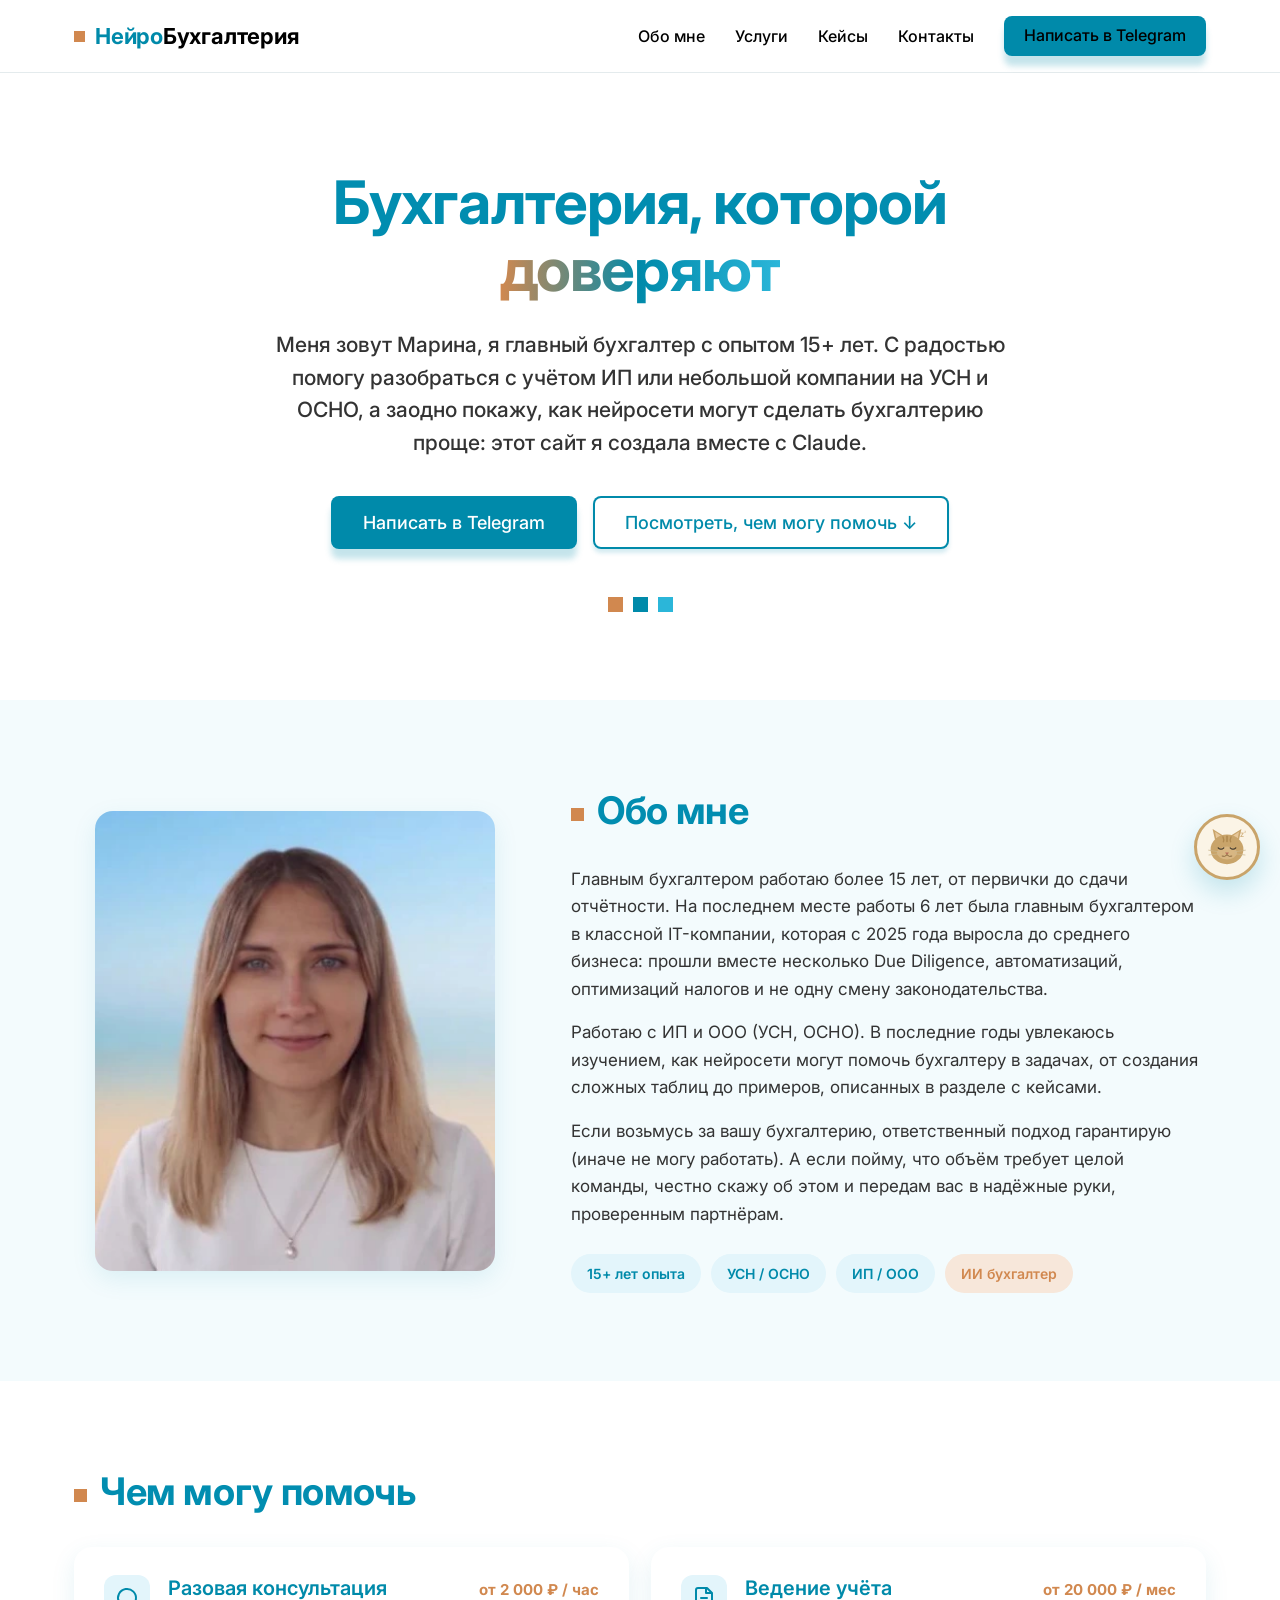
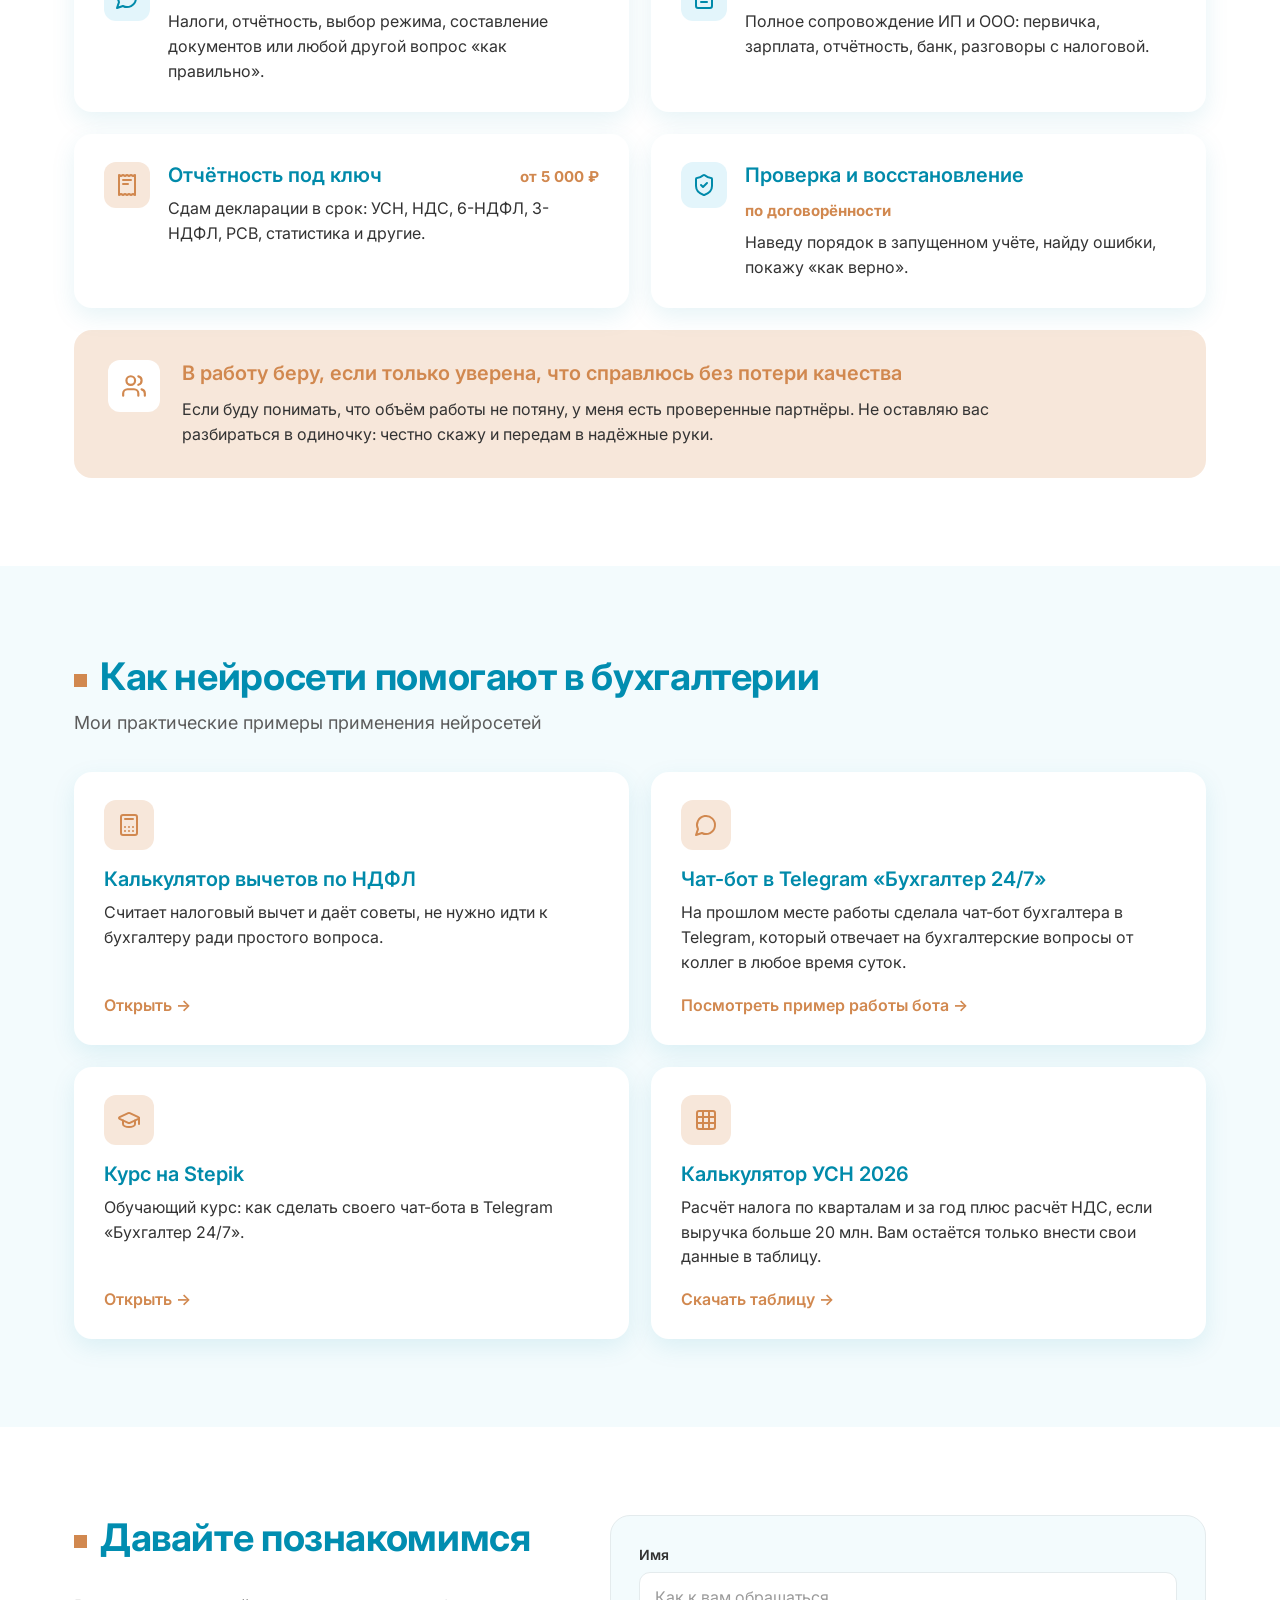
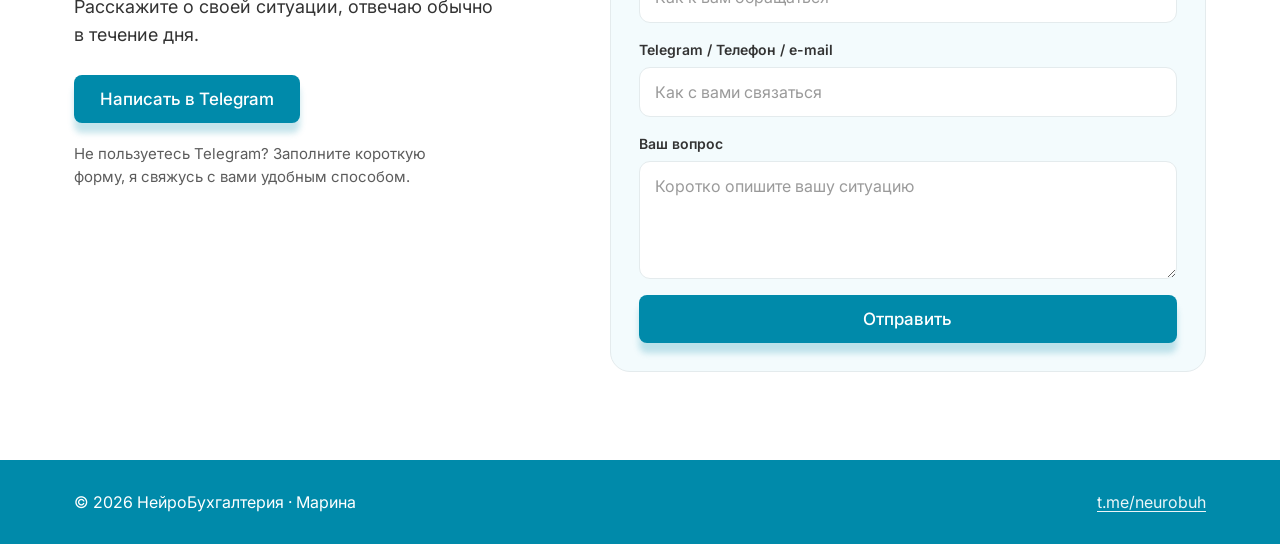
<file: index.html>
<!DOCTYPE html>
<html lang="ru">
<head>
<meta charset="utf-8">
<meta name="viewport" content="width=device-width, initial-scale=1">
<title>НейроБухгалтерия — Марина, главный бухгалтер для ИП и ООО</title>
<meta name="description" content="Бухгалтерия для ИП и малого бизнеса: консультации, ведение учёта, отчётность под ключ. 15+ лет опыта, УСН и ОСНО. И примеры того, как нейросети помогают бухгалтеру.">
<meta name="theme-color" content="#008AAA">
<link rel="canonical" href="https://neurobuh.ru/">

<meta property="og:type" content="website">
<meta property="og:locale" content="ru_RU">
<meta property="og:site_name" content="НейроБухгалтерия">
<meta property="og:title" content="НейроБухгалтерия — Марина, главный бухгалтер для ИП и ООО">
<meta property="og:description" content="Консультации, ведение учёта и отчётность для ИП и малого бизнеса. 15+ лет опыта, УСН и ОСНО. Плюс кейсы применения нейросетей в бухгалтерии.">
<meta property="og:image" content="assets/portrait.jpg">
<meta name="twitter:card" content="summary_large_image">

<link rel="icon" href="assets/favicon.svg" type="image/svg+xml">
<link rel="preconnect" href="https://fonts.googleapis.com">
<link rel="preconnect" href="https://fonts.gstatic.com" crossorigin>
<link href="https://fonts.googleapis.com/css2?family=Inter:wght@400;500;600;700&display=swap" rel="stylesheet">
<link rel="stylesheet" href="styles.css">
</head>
<body>

<a class="skip-link" href="#main">Перейти к содержимому</a>

<header class="site-header">
  <div class="container header-inner">
    <a class="wordmark" href="#top" aria-label="НейроБухгалтерия, на главную">
      <span class="wordmark__mark" aria-hidden="true"></span>
      <span class="wordmark__text"><span class="wordmark__neuro">Нейро</span><span class="wordmark__buh">Бухгалтерия</span></span>
    </a>

    <button class="burger" type="button" aria-label="Меню" aria-expanded="false" aria-controls="nav">
      <span></span><span></span><span></span>
    </button>

    <nav class="nav" id="nav">
      <a href="#about">Обо мне</a>
      <a href="#services">Услуги</a>
      <a href="#cases">Кейсы</a>
      <a href="#contacts">Контакты</a>
      <a class="btn btn--primary btn--sm nav__cta" href="https://t.me/marina_neurobuh" target="_blank" rel="noopener">Написать в Telegram</a>
    </nav>
  </div>
</header>

<main id="main">

  <!-- HERO -->
  <section class="hero" id="top">
    <div class="container hero__inner">
      <h1 class="hero__title">Бухгалтерия, которой <span class="grad">доверяют</span></h1>
      <p class="hero__lead">Меня зовут Марина, я главный бухгалтер с опытом 15+ лет. С радостью помогу разобраться с учётом ИП или небольшой компании на УСН и ОСНО, а заодно покажу, как нейросети могут сделать бухгалтерию проще: этот сайт я создала вместе с Claude.</p>
      <div class="hero__actions">
        <a class="btn btn--primary btn--lg" href="https://t.me/marina_neurobuh" target="_blank" rel="noopener">Написать в Telegram</a>
        <a class="btn btn--secondary btn--lg" href="#services">Посмотреть, чем могу помочь ↓</a>
      </div>
      <div class="blocks" aria-hidden="true">
        <span class="blocks__b blocks__b--terracotta"></span>
        <span class="blocks__b blocks__b--teal"></span>
        <span class="blocks__b blocks__b--cyan"></span>
      </div>
    </div>
  </section>

  <!-- ABOUT -->
  <section class="about section section--wash" id="about">
    <div class="container about__inner">
      <div class="about__photo">
        <picture class="about__frame">
          <source srcset="assets/portrait.webp" type="image/webp">
          <img src="assets/portrait.jpg" width="388" height="446" alt="Марина, главный бухгалтер" loading="lazy" decoding="async">
        </picture>
      </div>
      <div class="about__text">
        <h2 class="h2"><span class="h2__mark" aria-hidden="true"></span>Обо мне</h2>
        <p>Главным бухгалтером работаю более 15 лет, от первички до сдачи отчётности. На последнем месте работы 6 лет была главным бухгалтером в классной IT-компании, которая с 2025 года выросла до среднего бизнеса: прошли вместе несколько Due Diligence, автоматизаций, оптимизаций налогов и не одну смену законодательства.</p>
        <p>Работаю с ИП и ООО (УСН, ОСНО). В последние годы увлекаюсь изучением, как нейросети могут помочь бухгалтеру в задачах, от создания сложных таблиц до примеров, описанных в разделе с кейсами.</p>
        <p>Если возьмусь за вашу бухгалтерию, ответственный подход гарантирую (иначе не могу работать). А если пойму, что объём требует целой команды, честно скажу об этом и передам вас в надёжные руки, проверенным партнёрам.</p>
        <ul class="chips">
          <li class="chip">15+ лет опыта</li>
          <li class="chip">УСН / ОСНО</li>
          <li class="chip">ИП / ООО</li>
          <li class="chip chip--accent">ИИ бухгалтер</li>
        </ul>
      </div>
    </div>
  </section>

  <!-- SERVICES -->
  <section class="section" id="services">
    <div class="container">
      <h2 class="h2"><span class="h2__mark" aria-hidden="true"></span>Чем могу помочь</h2>

      <div class="grid grid--2">
        <article class="card card--row">
          <span class="ic ic--teal" aria-hidden="true">
            <svg viewBox="0 0 24 24" fill="none" stroke="currentColor" stroke-width="2" stroke-linecap="round" stroke-linejoin="round"><path d="M7.9 20A9 9 0 1 0 4 16.1L2 22Z"/></svg>
          </span>
          <div>
            <div class="card__head">
              <h3 class="card__title">Разовая консультация</h3>
              <span class="price">от 2 000 ₽ / час</span>
            </div>
            <p class="card__text">Налоги, отчётность, выбор режима, составление документов или любой другой вопрос «как правильно».</p>
          </div>
        </article>

        <article class="card card--row">
          <span class="ic ic--teal" aria-hidden="true">
            <svg viewBox="0 0 24 24" fill="none" stroke="currentColor" stroke-width="2" stroke-linecap="round" stroke-linejoin="round"><path d="M15 2H6a2 2 0 0 0-2 2v16a2 2 0 0 0 2 2h12a2 2 0 0 0 2-2V7Z"/><path d="M14 2v5h5"/><path d="M9 12h6"/><path d="M9 16h6"/></svg>
          </span>
          <div>
            <div class="card__head">
              <h3 class="card__title">Ведение учёта</h3>
              <span class="price">от 20 000 ₽ / мес</span>
            </div>
            <p class="card__text">Полное сопровождение ИП и ООО: первичка, зарплата, отчётность, банк, разговоры с налоговой.</p>
          </div>
        </article>

        <article class="card card--row">
          <span class="ic ic--terracotta" aria-hidden="true">
            <svg viewBox="0 0 24 24" fill="none" stroke="currentColor" stroke-width="2" stroke-linecap="round" stroke-linejoin="round"><path d="M4 2v20l2-1 2 1 2-1 2 1 2-1 2 1 2-1 2 1V2l-2 1-2-1-2 1-2-1-2 1-2-1-2 1Z"/><path d="M8 7h8"/><path d="M8 11h5"/></svg>
          </span>
          <div>
            <div class="card__head">
              <h3 class="card__title">Отчётность под ключ</h3>
              <span class="price">от 5 000 ₽</span>
            </div>
            <p class="card__text">Сдам декларации в срок: УСН, НДС, 6-НДФЛ, 3-НДФЛ, РСВ, статистика и другие.</p>
          </div>
        </article>

        <article class="card card--row">
          <span class="ic ic--teal" aria-hidden="true">
            <svg viewBox="0 0 24 24" fill="none" stroke="currentColor" stroke-width="2" stroke-linecap="round" stroke-linejoin="round"><path d="M20 13c0 5-3.5 7.5-7.66 8.95a1 1 0 0 1-.67-.01C7.5 20.5 4 18 4 13V6a1 1 0 0 1 1-1c2 0 4.5-1.2 6.24-2.72a1.17 1.17 0 0 1 1.52 0C14.51 3.81 17 5 19 5a1 1 0 0 1 1 1Z"/><path d="m9 12 2 2 4-4"/></svg>
          </span>
          <div>
            <div class="card__head">
              <h3 class="card__title">Проверка и восстановление</h3>
              <span class="price">по договорённости</span>
            </div>
            <p class="card__text">Наведу порядок в запущенном учёте, найду ошибки, покажу «как верно».</p>
          </div>
        </article>
      </div>

      <div class="honest">
        <span class="ic ic--white" aria-hidden="true">
          <svg viewBox="0 0 24 24" fill="none" stroke="currentColor" stroke-width="2" stroke-linecap="round" stroke-linejoin="round"><path d="M16 21v-2a4 4 0 0 0-4-4H6a4 4 0 0 0-4 4v2"/><circle cx="9" cy="7" r="4"/><path d="M22 21v-2a4 4 0 0 0-3-3.87"/><path d="M16 3.13a4 4 0 0 1 0 7.75"/></svg>
        </span>
        <div>
          <h3 class="honest__title">В работу беру, если только уверена, что справлюсь без потери качества</h3>
          <p class="honest__text">Если буду понимать, что объём работы не потяну, у меня есть проверенные партнёры. Не оставляю вас разбираться в одиночку: честно скажу и передам в надёжные руки.</p>
        </div>
      </div>
    </div>
  </section>

  <!-- CASES -->
  <section class="section section--wash" id="cases">
    <div class="container">
      <h2 class="h2"><span class="h2__mark" aria-hidden="true"></span>Как нейросети помогают в бухгалтерии</h2>
      <p class="section__lead">Мои практические примеры применения нейросетей</p>

      <div class="grid grid--2">
        <article class="card card--col">
          <span class="ic ic--terracotta" aria-hidden="true">
            <svg viewBox="0 0 24 24" fill="none" stroke="currentColor" stroke-width="2" stroke-linecap="round" stroke-linejoin="round"><rect width="16" height="20" x="4" y="2" rx="2"/><line x1="8" x2="16" y1="6" y2="6"/><line x1="8" x2="8" y1="14" y2="14"/><line x1="12" x2="12" y1="14" y2="14"/><line x1="16" x2="16" y1="14" y2="14"/><line x1="8" x2="8" y1="18" y2="18"/><line x1="12" x2="12" y1="18" y2="18"/><line x1="16" x2="16" y1="18" y2="18"/></svg>
          </span>
          <h3 class="card__title">Калькулятор вычетов по НДФЛ</h3>
          <p class="card__text">Считает налоговый вычет и даёт советы, не нужно идти к бухгалтеру ради простого вопроса.</p>
          <a class="card__link" href="https://neurobuh-collab.github.io/ndfl-gid-handoff/" target="_blank" rel="noopener">Открыть →</a>
        </article>

        <article class="card card--col">
          <span class="ic ic--terracotta" aria-hidden="true">
            <svg viewBox="0 0 24 24" fill="none" stroke="currentColor" stroke-width="2" stroke-linecap="round" stroke-linejoin="round"><path d="M7.9 20A9 9 0 1 0 4 16.1L2 22Z"/></svg>
          </span>
          <h3 class="card__title">Чат-бот в Telegram «Бухгалтер 24/7»</h3>
          <p class="card__text">На прошлом месте работы сделала чат-бот бухгалтера в Telegram, который отвечает на бухгалтерские вопросы от коллег в любое время суток.</p>
          <a class="card__link" href="https://t.me/NeuroBuh_bot" target="_blank" rel="noopener">Посмотреть пример работы бота →</a>
        </article>

        <article class="card card--col">
          <span class="ic ic--terracotta" aria-hidden="true">
            <svg viewBox="0 0 24 24" fill="none" stroke="currentColor" stroke-width="2" stroke-linecap="round" stroke-linejoin="round"><path d="M21.42 10.922a1 1 0 0 0-.019-1.838L12.83 5.18a2 2 0 0 0-1.66 0L2.6 9.08a1 1 0 0 0 0 1.832l8.57 3.908a2 2 0 0 0 1.66 0z"/><path d="M22 10v6"/><path d="M6 12.5V16a6 3 0 0 0 12 0v-3.5"/></svg>
          </span>
          <h3 class="card__title">Курс на Stepik</h3>
          <p class="card__text">Обучающий курс: как сделать своего чат-бота в Telegram «Бухгалтер 24/7».</p>
          <a class="card__link" href="https://stepik.org/course/256664/promo?referral=WzI1NjY2NCwxMTMzMTAwNDczLDE3ODIyOTc5ODUuODc0ODVd%3A1wcL7h%3A1njXVO4zltn_Mwl3Gec0pjJ9vZw" target="_blank" rel="noopener">Открыть →</a>
        </article>

        <article class="card card--col">
          <span class="ic ic--terracotta" aria-hidden="true">
            <svg viewBox="0 0 24 24" fill="none" stroke="currentColor" stroke-width="2" stroke-linecap="round" stroke-linejoin="round"><rect width="18" height="18" x="3" y="3" rx="2"/><path d="M3 9h18"/><path d="M3 15h18"/><path d="M9 3v18"/><path d="M15 3v18"/></svg>
          </span>
          <h3 class="card__title">Калькулятор УСН 2026</h3>
          <p class="card__text">Расчёт налога по кварталам и за год плюс расчёт НДС, если выручка больше 20 млн. Вам остаётся только внести свои данные в таблицу.</p>
          <a class="card__link" href="assets/USN_2026_calculator.xlsx" download>Скачать таблицу →</a>
        </article>
      </div>
    </div>
  </section>

  <!-- CONTACTS -->
  <section class="section contacts" id="contacts">
    <div class="container contacts__inner">
      <div>
        <h2 class="h2"><span class="h2__mark" aria-hidden="true"></span>Давайте познакомимся</h2>
        <p class="contacts__lead">Расскажите о своей ситуации, отвечаю обычно в течение дня.</p>
        <a class="btn btn--primary" href="https://t.me/marina_neurobuh" target="_blank" rel="noopener">Написать в Telegram</a>
        <p class="contacts__note">Не пользуетесь Telegram? Заполните короткую форму, я свяжусь с вами удобным способом.</p>
      </div>

      <div class="formbox">
        <form class="form" id="contact-form" action="https://formspree.io/f/ВАШ_ID" method="post" novalidate>
          <label class="field">
            <span class="field__label">Имя</span>
            <input class="field__input" type="text" name="name" required placeholder="Как к вам обращаться" autocomplete="name">
          </label>
          <label class="field">
            <span class="field__label">Telegram / Телефон / e-mail</span>
            <input class="field__input" type="text" name="contact" required placeholder="Как с вами связаться">
          </label>
          <label class="field">
            <span class="field__label">Ваш вопрос</span>
            <textarea class="field__input field__input--area" name="message" rows="4" placeholder="Коротко опишите вашу ситуацию"></textarea>
          </label>
          <p class="form__error" id="form-error" role="alert" hidden></p>
          <button class="btn btn--primary btn--block" type="submit">Отправить</button>
        </form>

        <div class="form-done" id="form-done" hidden>
          <span class="form-done__ic" aria-hidden="true">
            <svg viewBox="0 0 24 24" fill="none" stroke="currentColor" stroke-width="2.5" stroke-linecap="round" stroke-linejoin="round"><path d="M20 6 9 17l-5-5"/></svg>
          </span>
          <h3 class="form-done__title">Спасибо!</h3>
          <p class="form-done__text">Я получила ваше сообщение и отвечу в течение дня.</p>
        </div>
      </div>
    </div>
  </section>

</main>

<footer class="site-footer">
  <div class="container footer-inner">
    <span>© 2026 НейроБухгалтерия · Марина</span>
    <a href="https://t.me/neurobuh" target="_blank" rel="noopener">t.me/neurobuh</a>
  </div>
</footer>

<!-- Копейка -->
<div class="kopeyka" id="kopeyka" hidden></div>

<script type="application/ld+json">
{
  "@context": "https://schema.org",
  "@type": "ProfessionalService",
  "name": "НейроБухгалтерия",
  "description": "Бухгалтерское и налоговое сопровождение ИП и малого бизнеса: консультации, ведение учёта, отчётность.",
  "areaServed": "RU",
  "priceRange": "от 2000 ₽",
  "provider": {
    "@type": "Person",
    "name": "Марина",
    "jobTitle": "Главный бухгалтер",
    "sameAs": ["https://t.me/neurobuh"]
  }
}
</script>

<script src="script.js" defer></script>
</body>
</html>
</file>
<file: styles.css>
/* ============================================================
   НейроБухгалтерия — styles.css
   Токены перенесены из дизайн-системы (Inter, teal + terracotta)
   ============================================================ */

:root {
  /* Цвета */
  --teal-600: #008AAA;
  --teal-550: #018DB0;
  --cyan-500: #2BB6D9;
  --cyan-400: #3BBADB;
  --cyan-100: #E3F5FB;
  --cyan-050: #F3FBFD;
  --terracotta-500: #D1884F;
  --terracotta-100: #F7E7DA;
  --ink: #000;
  --ink-700: #333;
  --ink-500: #5C5C5C;
  --ink-300: #9A9A9A;
  --hairline: #E4EBED;
  --white: #fff;
  --cat-gold: #C9A46A;

  /* Типографика */
  --font-sans: 'Inter', -apple-system, BlinkMacSystemFont, 'Segoe UI', Roboto, Arial, sans-serif;

  /* Радиусы и тени */
  --radius-sm: 8px;
  --radius-md: 12px;
  --radius-lg: 18px;
  --radius-xl: 22px;
  --shadow-brand: 0 10px 6px rgba(0,138,170,.23);
  --shadow-brand-soft: 0 4px 4px rgba(0,138,170,.17);
  --shadow-card: 0 8px 24px rgba(0,138,170,.10);
  --shadow-lift: 0 14px 30px rgba(0,138,170,.18);

  /* Движение */
  --ease-out: cubic-bezier(.22,1,.36,1);
  --dur: 200ms;

  --header-h: 72px;
}

*, *::before, *::after { box-sizing: border-box; }

html {
  scroll-behavior: smooth;
  scroll-padding-top: calc(var(--header-h) + 16px);
  -webkit-text-size-adjust: 100%;
}

body {
  margin: 0;
  font-family: var(--font-sans);
  color: var(--ink);
  background: var(--white);
  line-height: 1.5;
  overflow-x: hidden;
}

img { max-width: 100%; display: block; }
a { color: var(--teal-600); text-decoration: none; transition: color var(--dur) var(--ease-out); }
a:hover { color: var(--terracotta-500); }

:focus-visible {
  outline: 3px solid var(--cyan-400);
  outline-offset: 2px;
  border-radius: 4px;
}

.skip-link {
  position: absolute; left: -9999px; top: 8px;
  background: var(--teal-600); color: #fff;
  padding: 10px 18px; border-radius: var(--radius-sm); z-index: 100;
}
.skip-link:focus { left: 12px; color: #fff; }

.container {
  max-width: 1180px;
  margin: 0 auto;
  padding: 0 24px;
}

/* ---------- Кнопки ---------- */
.btn {
  display: inline-flex;
  align-items: center;
  justify-content: center;
  gap: 10px;
  font: 500 17px/1.2 var(--font-sans);
  padding: 14px 26px;
  border: none;
  border-radius: var(--radius-sm);
  cursor: pointer;
  text-align: center;
  transition: transform var(--dur) var(--ease-out), box-shadow var(--dur) var(--ease-out), filter var(--dur) var(--ease-out);
}
.btn--primary {
  background: var(--teal-600);
  color: var(--white);
  box-shadow: var(--shadow-brand);
}
.btn--primary:hover { color: #fff; transform: translateY(-2px); filter: brightness(1.06); }
.btn--secondary {
  background: var(--white);
  color: var(--teal-600);
  box-shadow: inset 0 0 0 2px var(--teal-600), var(--shadow-brand-soft);
}
.btn--secondary:hover { color: var(--teal-600); transform: translateY(-2px); }
.btn--lg { font-size: 18px; padding: 16px 32px; }
.btn--sm { font-size: 16px; padding: 10px 20px; }
.btn--block { width: 100%; }
.btn:active { transform: translateY(0); }

/* ---------- Хедер ---------- */
.site-header {
  position: sticky;
  top: 0;
  z-index: 50;
  background: rgba(255,255,255,.92);
  backdrop-filter: blur(8px);
  border-bottom: 1px solid var(--hairline);
}
.header-inner {
  min-height: var(--header-h);
  display: flex;
  align-items: center;
  justify-content: space-between;
  gap: 24px;
}
.wordmark {
  display: inline-flex;
  align-items: center;
  gap: 10px;
  font-weight: 700;
  font-size: 22px;
  letter-spacing: -.01em;
  white-space: nowrap;
}
.wordmark:hover { color: inherit; }
.wordmark__mark { width: 11px; height: 11px; background: var(--terracotta-500); flex: none; }
.wordmark__neuro { color: var(--teal-600); }
.wordmark__buh { color: var(--ink); }

.nav {
  display: flex;
  align-items: center;
  gap: 30px;
  font-size: 16px;
}
.nav a { color: var(--ink); font-weight: 500; }
.nav a:hover { color: var(--terracotta-500); }
.nav__cta { color: #fff; }

.burger {
  display: none;
  flex-direction: column;
  justify-content: center;
  gap: 5px;
  width: 44px; height: 44px;
  padding: 0;
  background: none; border: none; cursor: pointer;
}
.burger span {
  display: block;
  height: 2px;
  width: 24px;
  margin: 0 auto;
  background: var(--teal-600);
  border-radius: 2px;
  transition: transform var(--dur) var(--ease-out), opacity var(--dur) var(--ease-out);
}
.burger[aria-expanded="true"] span:nth-child(1) { transform: translateY(7px) rotate(45deg); }
.burger[aria-expanded="true"] span:nth-child(2) { opacity: 0; }
.burger[aria-expanded="true"] span:nth-child(3) { transform: translateY(-7px) rotate(-45deg); }

/* ---------- Секции ---------- */
.section { padding: 88px 0; }
.section--wash { background: var(--cyan-050); }
.section__lead {
  font-size: 18px;
  color: var(--ink-500);
  margin: -22px 0 36px;
}
.h2 {
  font-weight: 700;
  font-size: clamp(27px, 4vw, 38px);
  line-height: 1.2;
  letter-spacing: -.01em;
  color: var(--teal-550);
  margin: 0 0 32px;
}
.h2__mark {
  display: inline-block;
  width: 13px; height: 13px;
  background: var(--terracotta-500);
  margin-right: 13px;
  vertical-align: middle;
}

/* ---------- Hero ---------- */
.hero { padding: 96px 0 88px; }
.hero__inner { max-width: 900px; text-align: center; }
.hero__title {
  font-weight: 700;
  font-size: clamp(34px, 6.2vw, 60px);
  line-height: 1.12;
  letter-spacing: -.015em;
  color: var(--teal-550);
  margin: 0 0 26px;
}
.grad {
  background: linear-gradient(90deg, var(--terracotta-500), var(--teal-600), var(--cyan-500));
  -webkit-background-clip: text;
  background-clip: text;
  -webkit-text-fill-color: transparent;
  color: transparent;
}
.hero__lead {
  font-weight: 500;
  font-size: clamp(17px, 2.2vw, 21px);
  line-height: 1.55;
  color: var(--ink-700);
  max-width: 760px;
  margin: 0 auto 36px;
}
.hero__actions {
  display: flex;
  gap: 16px;
  flex-wrap: wrap;
  justify-content: center;
}
.blocks { display: flex; gap: 10px; justify-content: center; margin-top: 48px; }
.blocks__b { width: 15px; height: 15px; }
.blocks__b--terracotta { background: var(--terracotta-500); }
.blocks__b--teal { background: var(--teal-600); }
.blocks__b--cyan { background: var(--cyan-500); }

/* ---------- Обо мне ---------- */
.about__inner {
  display: grid;
  grid-template-columns: .82fr 1.18fr;
  gap: 56px;
  align-items: center;
}
/* Рамка фото. Снимок уже скадрирован, поэтому приближение и сдвиги выключены.
   --zoom  крупность (1 = как есть, больше = ближе)
   --pos-x сдвиг по горизонтали, --pos-y по вертикали  */
.about__frame {
  --zoom: 1;
  --pos-x: 50%;
  --pos-y: 50%;
  display: block;
  width: 100%;
  max-width: 400px;
  aspect-ratio: 400 / 460;
  margin: 0 auto;
  overflow: hidden;
  border-radius: var(--radius-lg);
  box-shadow: var(--shadow-card);
}
.about__photo img {
  width: 100%;
  height: 100%;
  object-fit: cover;
  object-position: var(--pos-x) var(--pos-y);
  transform: scale(var(--zoom));
}
.about__text p {
  font-size: 17px;
  line-height: 1.62;
  color: var(--ink-700);
  margin: 0 0 16px;
}
.chips {
  display: flex;
  flex-wrap: wrap;
  gap: 10px;
  list-style: none;
  padding: 0;
  margin: 26px 0 0;
}
.chip {
  padding: 9px 16px;
  border-radius: 999px;
  background: var(--cyan-100);
  color: var(--teal-600);
  font-size: 14px;
  font-weight: 600;
}
.chip--accent { background: var(--terracotta-100); color: var(--terracotta-500); }

/* ---------- Карточки ---------- */
.grid { display: grid; gap: 22px; }
.grid--2 { grid-template-columns: repeat(2, 1fr); }

.card {
  background: var(--white);
  border-radius: var(--radius-lg);
  box-shadow: var(--shadow-card);
  padding: 28px 30px;
  transition: transform var(--dur) var(--ease-out), box-shadow var(--dur) var(--ease-out);
}
.card:hover { transform: translateY(-3px); box-shadow: var(--shadow-lift); }
.card--row { display: flex; gap: 18px; align-items: flex-start; }
.card--col { display: flex; flex-direction: column; }

.card__head {
  display: flex;
  align-items: baseline;
  justify-content: space-between;
  gap: 12px;
  margin-bottom: 8px;
  flex-wrap: wrap;
}
.card__title {
  font-size: 20px;
  font-weight: 600;
  color: var(--teal-600);
  margin: 0 0 8px;
  line-height: 1.3;
}
.card--row .card__title { margin: 0; }
.card__text {
  font-size: 16px;
  line-height: 1.55;
  color: var(--ink-700);
  margin: 0 0 18px;
  flex: 1;
}
.card--row .card__text { margin: 0; }
.card__link { font-size: 16px; font-weight: 600; color: var(--terracotta-500); }
.card__link:hover { color: var(--teal-600); }
.price {
  font-size: 15px;
  font-weight: 700;
  color: var(--terracotta-500);
  white-space: nowrap;
}

.ic {
  flex: none;
  width: 46px; height: 46px;
  border-radius: var(--radius-md);
  display: inline-flex;
  align-items: center;
  justify-content: center;
  margin-bottom: 0;
}
.card--col .ic { margin-bottom: 16px; width: 50px; height: 50px; }
.ic svg { width: 24px; height: 24px; }
.ic--teal { background: var(--cyan-100); color: var(--teal-600); }
.ic--terracotta { background: var(--terracotta-100); color: var(--terracotta-500); }
.ic--white { background: var(--white); color: var(--terracotta-500); width: 52px; height: 52px; }
.ic--white svg { width: 26px; height: 26px; }

/* ---------- Честный блок ---------- */
.honest {
  margin-top: 22px;
  background: var(--terracotta-100);
  border-radius: var(--radius-lg);
  padding: 30px 34px;
  display: flex;
  gap: 22px;
  align-items: flex-start;
}
.honest__title {
  font-size: 20px;
  font-weight: 600;
  color: var(--terracotta-500);
  margin: 0 0 10px;
  line-height: 1.35;
}
.honest__text {
  font-size: 16px;
  line-height: 1.6;
  color: var(--ink-700);
  margin: 0;
  max-width: 820px;
}

/* ---------- Контакты ---------- */
.contacts__inner {
  display: grid;
  grid-template-columns: .9fr 1.1fr;
  gap: 48px;
  align-items: start;
}
.contacts__lead {
  font-size: 18px;
  line-height: 1.55;
  color: var(--ink-700);
  margin: 0 0 26px;
  max-width: 420px;
}
.contacts__note {
  font-size: 15px;
  color: var(--ink-500);
  margin: 20px 0 0;
  max-width: 400px;
}
.formbox {
  background: var(--cyan-050);
  border: 1px solid var(--hairline);
  border-radius: 20px;
  padding: 28px;
}
.form { display: flex; flex-direction: column; gap: 16px; }
.field { display: flex; flex-direction: column; gap: 7px; }
.field__label { font-size: 14px; font-weight: 600; color: var(--ink-700); }
.field__input {
  width: 100%;
  padding: 13px 15px;
  border: 1.5px solid var(--hairline);
  border-radius: 11px;
  font: 400 16px/1.4 var(--font-sans);
  color: var(--ink);
  background: var(--white);
  outline: none;
  transition: border-color var(--dur) var(--ease-out);
}
.field__input:focus { border-color: var(--teal-600); }
.field__input::placeholder { color: var(--ink-300); }
.field__input--area { resize: vertical; min-height: 104px; }
.form__error {
  margin: 0;
  font-size: 14px;
  color: #C0392B;
}
.form-done { text-align: center; padding: 32px 12px; }
.form-done__ic {
  width: 60px; height: 60px;
  border-radius: 50%;
  background: var(--cyan-100);
  color: var(--teal-600);
  display: inline-flex;
  align-items: center;
  justify-content: center;
  margin-bottom: 16px;
}
.form-done__ic svg { width: 30px; height: 30px; }
.form-done__title { font-size: 22px; font-weight: 600; color: var(--teal-600); margin: 0 0 8px; }
.form-done__text { font-size: 16px; line-height: 1.55; color: var(--ink-700); margin: 0; }

/* ---------- Футер ---------- */
.site-footer {
  background: var(--teal-600);
  color: #fff;
  padding: 30px 0;
  font-size: 16px;
}
.footer-inner {
  display: flex;
  align-items: center;
  justify-content: space-between;
  gap: 16px;
  flex-wrap: wrap;
}
.site-footer a { color: #fff; opacity: .92; text-decoration: underline; text-underline-offset: 3px; }
.site-footer a:hover { color: #fff; opacity: 1; }

/* ============================================================
   Копейка — плавающий кот
   ============================================================ */
.kopeyka {
  position: fixed;
  right: 20px;
  bottom: 20px;
  z-index: 60;
  display: flex;
  flex-direction: column;
  align-items: flex-end;
  font-family: var(--font-sans);
}
.ko-bubble {
  position: relative;
  max-width: 210px;
  margin-bottom: 12px;
  background: #fff;
  color: #000;
  font-size: 14px;
  line-height: 1.35;
  padding: 10px 14px;
  border-radius: 15px;
  box-shadow: 0 10px 28px rgba(0,138,170,.18);
  animation: koPop 220ms var(--ease-out);
}
.ko-bubble::after {
  content: "";
  position: absolute;
  right: 30px; bottom: -6px;
  width: 12px; height: 12px;
  background: #fff;
  transform: rotate(45deg);
}
.ko-toggle {
  width: 66px; height: 66px;
  border-radius: 50%;
  border: 3px solid var(--cat-gold);
  background: #FBF4E6;
  box-shadow: 0 12px 26px rgba(0,138,170,.20);
  cursor: pointer;
  padding: 6px;
}
.ko-panel {
  position: relative;
  width: 228px;
  background: #fff;
  border: 1px solid var(--hairline);
  border-radius: var(--radius-xl);
  padding: 30px 18px 16px;
  box-shadow: 0 18px 44px rgba(0,138,170,.22);
  animation: koPop 220ms var(--ease-out);
}
.ko-close {
  position: absolute;
  top: 6px; right: 9px;
  width: 28px; height: 28px;
  border: none;
  background: transparent;
  color: var(--ink-300);
  font-size: 20px;
  line-height: 1;
  cursor: pointer;
}
.ko-stage {
  width: 100%;
  height: 196px;
  border-radius: 16px;
  border: none;
  background: #FBF4E6;
  cursor: pointer;
  padding: 8px;
  overflow: hidden;
  display: block;
}
.ko-stage svg, .ko-toggle svg { width: 100%; height: 100%; display: block; }
.ko-hint { text-align: center; font-size: 12px; color: var(--ink-500); margin: 9px 0 2px; }
.ko-bars { margin: 12px 2px 14px; }
.ko-bar { display: flex; align-items: center; gap: 8px; margin: 7px 0; }
.ko-bar__name { display: block; flex: none; font-size: 11px; color: var(--ink-500); width: 54px; }
.ko-bar__track { display: block; flex: 1; height: 6px; border-radius: 3px; background: #EFE6D3; overflow: hidden; }
.ko-bar__fill { display: block; width: 0; height: 100%; border-radius: 3px; transition: width .4s var(--ease-out); }
.ko-actions { display: flex; gap: 8px; justify-content: center; }
.ko-pill {
  display: inline-flex;
  align-items: center;
  gap: 6px;
  padding: 8px 12px;
  border-radius: 20px;
  border: 1.5px solid var(--hairline);
  background: #fff;
  color: #000;
  font: 500 13px/1 var(--font-sans);
  cursor: pointer;
  transition: border-color var(--dur) var(--ease-out);
}
.ko-pill:hover { border-color: var(--cat-gold); }
.ko-pill svg { width: 17px; height: 17px; }

@keyframes koPop { from { opacity: 0; transform: translateY(8px) scale(.96); } to { opacity: 1; transform: none; } }
@keyframes koBob { 0%,100%{transform:translateY(0)} 50%{transform:translateY(-4px)} }
@keyframes koBreathe { 0%,100%{transform:scale(1)} 50%{transform:scale(1.03)} }
@keyframes koTail { 0%,100%{transform:rotate(-6deg)} 50%{transform:rotate(7deg)} }
@keyframes koEatHead { 0%,100%{transform:translateY(0)} 50%{transform:translateY(9px)} }
@keyframes koHeadWiggle { 0%,100%{transform:rotate(-6deg)} 50%{transform:rotate(6deg)} }
@keyframes koScoot { 0%,100%{transform:translateX(7px)} 50%{transform:translateX(-11px)} }
@keyframes koChase { 0%{transform:translateX(0)} 34%{transform:translateX(-330px)} 60%{transform:translateX(-330px)} 92%,100%{transform:translateX(0)} }
@keyframes koMouseFlee { 0%{transform:translateX(0);opacity:1} 40%{transform:translateX(-60px);opacity:1} 46%{transform:translateX(-90px);opacity:0} 100%{transform:translateX(-90px);opacity:0} }
@keyframes koRunBob { 0%,100%{transform:translateY(0)} 50%{transform:translateY(-3px)} }
@keyframes koLegFront { 0%,100%{transform:rotate(24deg)} 50%{transform:rotate(-30deg)} }
@keyframes koLegBack { 0%,100%{transform:rotate(-30deg)} 50%{transform:rotate(24deg)} }
@keyframes koKick { 0%,14%{transform:translate(0,0);opacity:1} 62%{transform:translate(76px,-206px);opacity:1} 72%{transform:translate(90px,-238px);opacity:0} 100%{transform:translate(90px,-238px);opacity:0} }
@keyframes koPawKick { 0%{transform:rotate(0)} 6%{transform:rotate(-38deg)} 13%{transform:rotate(46deg)} 22%,100%{transform:rotate(0)} }

/* ============================================================
   Адаптив
   ============================================================ */
@media (max-width: 980px) {
  .about__inner { grid-template-columns: 1fr; gap: 36px; }
  .contacts__inner { grid-template-columns: 1fr; gap: 32px; }
  .grid--2 { grid-template-columns: 1fr; }
}

@media (max-width: 860px) {
  .burger { display: flex; }
  .nav {
    position: absolute;
    top: 100%;
    left: 0;
    right: 0;
    flex-direction: column;
    align-items: stretch;
    gap: 0;
    background: #fff;
    border-bottom: 1px solid var(--hairline);
    box-shadow: 0 12px 24px rgba(0,138,170,.10);
    padding: 8px 24px 20px;
    display: none;
  }
  .nav.is-open { display: flex; }
  .nav a {
    padding: 14px 0;
    border-bottom: 1px solid var(--hairline);
    font-size: 17px;
  }
  .nav__cta {
    margin-top: 16px;
    border-bottom: none;
    justify-content: center;
    color: #fff;
  }
}

@media (max-width: 640px) {
  .section { padding: 60px 0; }
  .hero { padding: 56px 0 60px; }
  .hero__actions .btn { width: 100%; }
  .card { padding: 22px; }
  .card--row { flex-direction: column; gap: 14px; }
  .honest { flex-direction: column; padding: 24px; gap: 16px; }
  .formbox { padding: 20px; }
  .section__lead { margin: -18px 0 28px; font-size: 17px; }
  .kopeyka { right: 12px; bottom: 12px; }
  .ko-toggle { width: 58px; height: 58px; }
  .footer-inner { flex-direction: column; align-items: flex-start; gap: 8px; }
}

@media (prefers-reduced-motion: reduce) {
  html { scroll-behavior: auto; }
  *, *::before, *::after {
    animation-duration: .01ms !important;
    animation-iteration-count: 1 !important;
    transition-duration: .01ms !important;
  }
}
</file>
